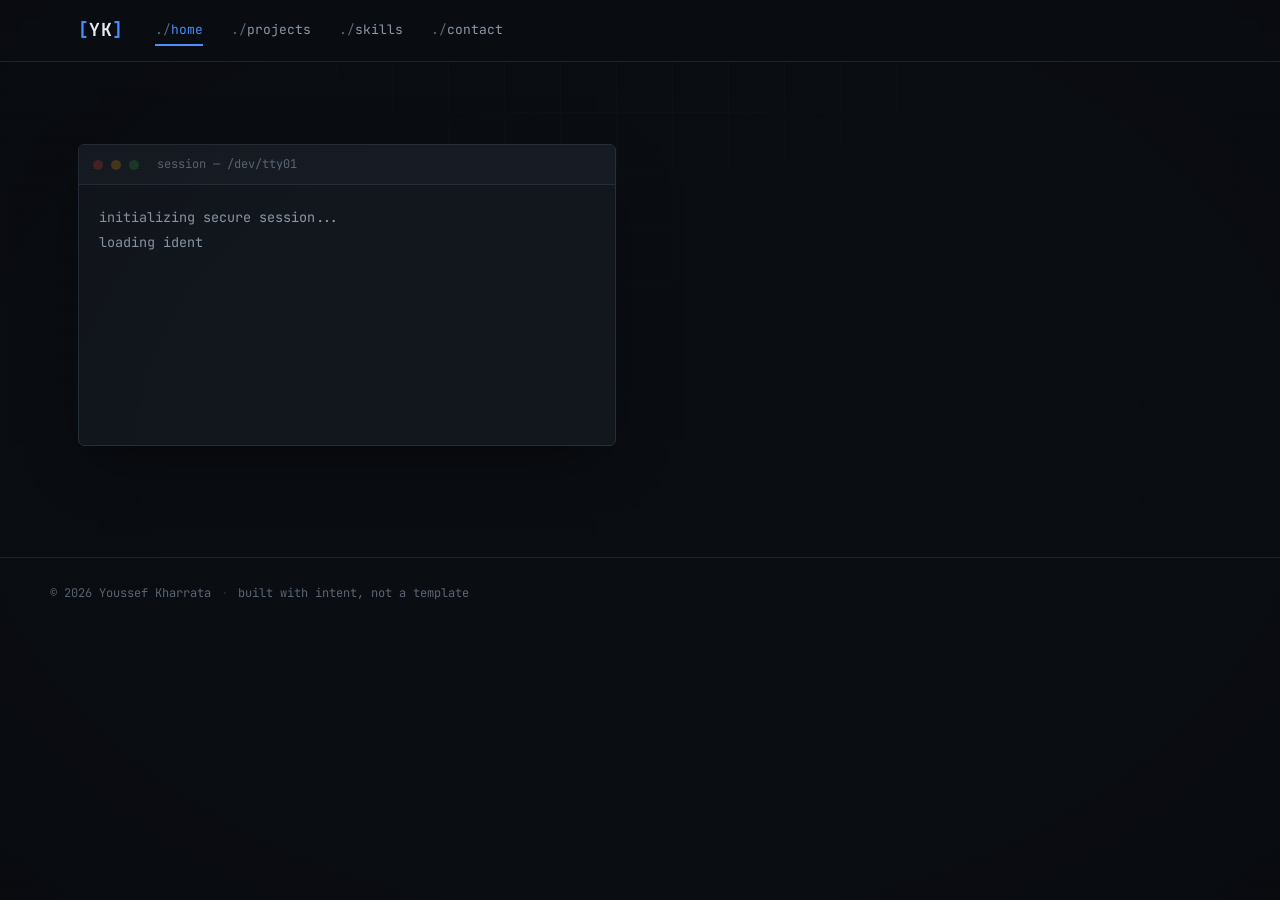
<file: index.html>
<!DOCTYPE html>
<html lang="en">
<head>
<meta charset="UTF-8">
<meta name="viewport" content="width=device-width, initial-scale=1.0">
<title>Youssef Kharrata — Security Engineer</title>
<meta name="description" content="Cybersecurity portfolio — penetration testing, security engineering, and research projects.">
<link rel="preconnect" href="https://fonts.googleapis.com">
<link rel="preconnect" href="https://fonts.gstatic.com" crossorigin>
<link href="https://fonts.googleapis.com/css2?family=JetBrains+Mono:wght@400;500;600;700&family=Inter:wght@400;500;600;700;800&display=swap" rel="stylesheet">
<link rel="stylesheet" href="styles.css">
<link rel="icon" type="image/svg+xml" href="favicon.svg">
<meta name="theme-color" content="#0A0D12">
<meta property="og:type" content="website">
<meta property="og:title" content="Youssef Kharrata — Security Engineer">
<meta property="og:description" content="Cybersecurity portfolio — penetration testing, security engineering, and research projects.">
<meta name="twitter:card" content="summary">
</head>
<body>

<div class="crt-overlay" aria-hidden="true"></div>

<!-- ============ NAV ============ -->
<header class="nav">
  <div class="nav-inner">
    <a class="nav-brand" href="index.html">
      <span class="brand-bracket">[</span>YK<span class="brand-bracket">]</span>
    </a>
    <nav class="nav-links">
      <a href="index.html" class="is-active">home</a>
      <a href="projects.html">projects</a>
      <a href="skills.html">skills</a>
      <a href="contact.html">contact</a>
    </nav>
    <button class="nav-toggle" id="navToggle" aria-label="Toggle menu" aria-expanded="false">
      <span></span><span></span><span></span>
    </button>
  </div>
</header>

<!-- ============ HERO ============ -->
<section class="hero">
  <div class="hero-inner">
    <div class="terminal" id="bootTerminal">
      <div class="terminal-bar">
        <span class="dot red"></span><span class="dot amber"></span><span class="dot green"></span>
        <span class="terminal-title">session — /dev/tty01</span>
      </div>
      <div class="terminal-body" id="terminalBody" aria-live="polite"></div>
    </div>

    <div class="hero-profile" id="heroProfile">
      <p class="eyebrow">// cybersecurity engineer</p>
      <h1 class="hero-name">Youssef Kharrata</h1>
      <p class="hero-tagline">Finding the gaps before someone else does. Offensive security, threat research, and building systems that hold up under pressure.</p>
      <div class="hero-actions">
        <a href="projects.html" class="btn btn-primary">View case files</a>
        <a href="contact.html" class="btn btn-ghost">Get in touch</a>
      </div>
      <div class="hero-meta">
        <span><span class="meta-label">based in</span> Casablanca, MA</span>
        <span class="meta-sep">/</span>
        <span><span class="meta-label">available</span> remote &amp; onsite</span>
      </div>
    </div>
  </div>
</section>

<footer class="footer">
  <div class="footer-inner">
    <span>© <span id="year"></span> Youssef Kharrata</span>
    <span class="footer-sep">·</span>
    <span>built with intent, not a template</span>
  </div>
</footer>

<script src="shared.js"></script>
<script src="shell.js"></script>
</body>
</html>
</file>
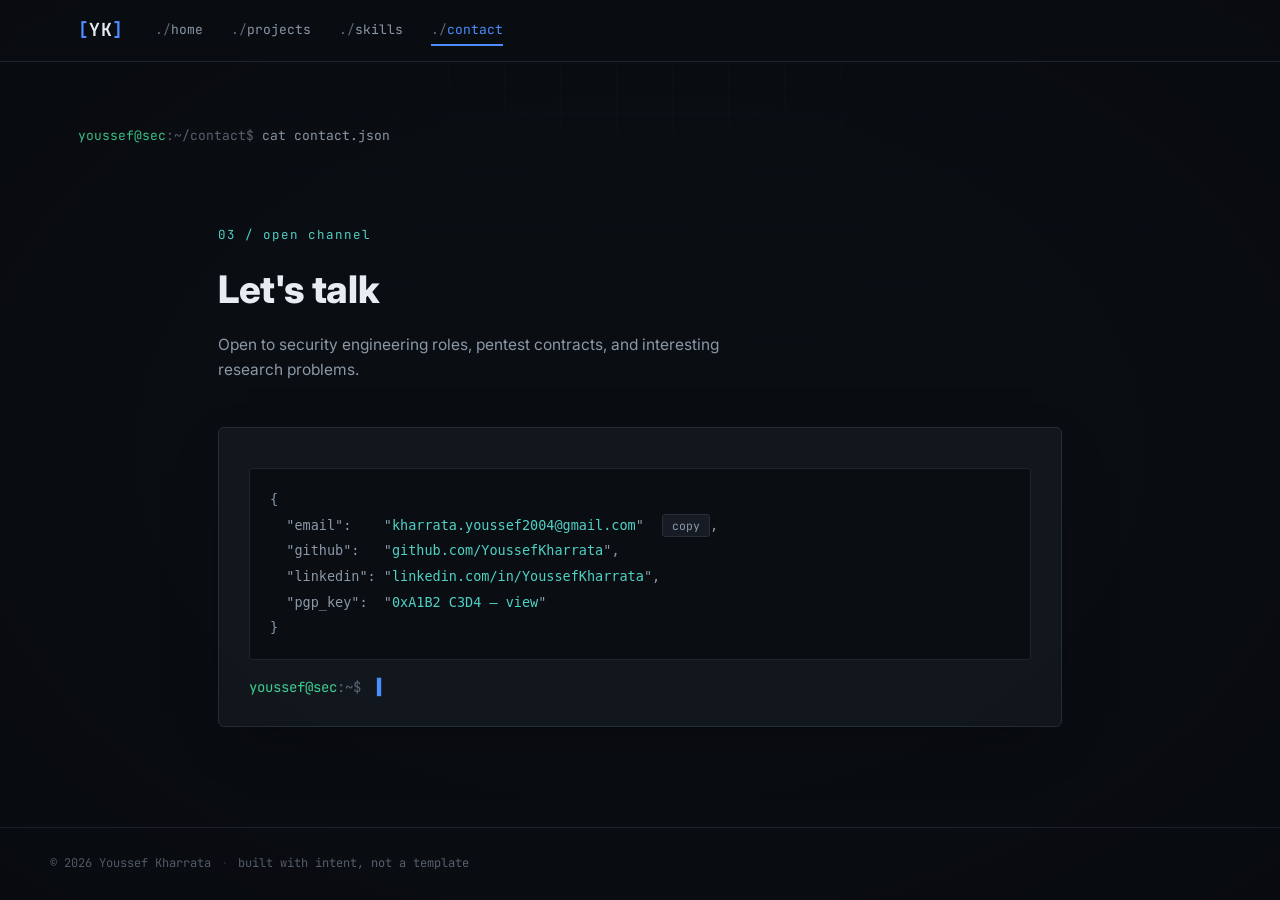
<file: contact.html>
<!DOCTYPE html>
<html lang="en">
<head>
<meta charset="UTF-8">
<meta name="viewport" content="width=device-width, initial-scale=1.0">
<title>Contact — Youssef Kharrata</title>
<meta name="description" content="Get in touch — email, GitHub, LinkedIn.">
<link rel="preconnect" href="https://fonts.googleapis.com">
<link rel="preconnect" href="https://fonts.gstatic.com" crossorigin>
<link href="https://fonts.googleapis.com/css2?family=JetBrains+Mono:wght@400;500;600;700&family=Inter:wght@400;500;600;700;800&display=swap" rel="stylesheet">
<link rel="stylesheet" href="styles.css">
<link rel="icon" type="image/svg+xml" href="favicon.svg">
<meta name="theme-color" content="#0A0D12">
<meta property="og:type" content="website">
<meta property="og:title" content="Contact — Jordan Reyes">
<meta property="og:description" content="Get in touch — email, GitHub, LinkedIn.">
<meta name="twitter:card" content="summary">
</head>
<body>

<div class="crt-overlay" aria-hidden="true"></div>

<header class="nav">
  <div class="nav-inner">
    <a class="nav-brand" href="index.html">
      <span class="brand-bracket">[</span>YK<span class="brand-bracket">]</span>
    </a>
    <nav class="nav-links">
      <a href="index.html">home</a>
      <a href="projects.html">projects</a>
      <a href="skills.html">skills</a>
      <a href="contact.html" class="is-active">contact</a>
    </nav>
    <button class="nav-toggle" id="navToggle" aria-label="Toggle menu" aria-expanded="false">
      <span></span><span></span><span></span>
    </button>
  </div>
</header>

<div class="page-header">
  <p class="page-path">youssef@sec<span class="path-sep">:~/contact$</span> <span class="path-cmd">cat contact.json</span></p>
</div>

<section class="section">
  <div class="section-inner contact-inner">
    <div class="section-head">
      <p class="section-kicker">03 / open channel</p>
      <h2 class="section-title">Let's talk</h2>
      <p class="section-desc">Open to security engineering roles, pentest contracts, and interesting research problems.</p>
    </div>

    <div class="contact-panel">
      <div class="contact-prompt">
        <pre class="contact-json">{
  "email":    "<a href="mailto:kharrata.youssef2004@gmail.com">kharrata.youssef2004@gmail.com</a>" <button class="copy-btn" data-copy="kharrata.youssef2004@gmail.com">copy</button>,
  "github":   "<a href="https://github.com/YoussefKharrata" target="_blank" rel="noopener">github.com/YoussefKharrata</a>",
  "linkedin": "<a href="https://www.linkedin.com/in/youssef-kharrata-696600331" target="_blank" rel="noopener">linkedin.com/in/YoussefKharrata</a>",
  "pgp_key":  "<a href="#" target="_blank" rel="noopener">0xA1B2 C3D4 — view</a>"
}</pre>
        <p class="cursor-line"><span class="prompt-user">youssef@sec</span><span class="prompt-sep">:~$</span> <span class="blink-cursor">▌</span></p>
      </div>
    </div>
  </div>
</section>

<footer class="footer">
  <div class="footer-inner">
    <span>© <span id="year"></span> Youssef Kharrata</span>
    <span class="footer-sep">·</span>
    <span>built with intent, not a template</span>
  </div>
</footer>

<script src="shared.js"></script>
<script src="contact.js"></script>
</body>
</html>
</file>
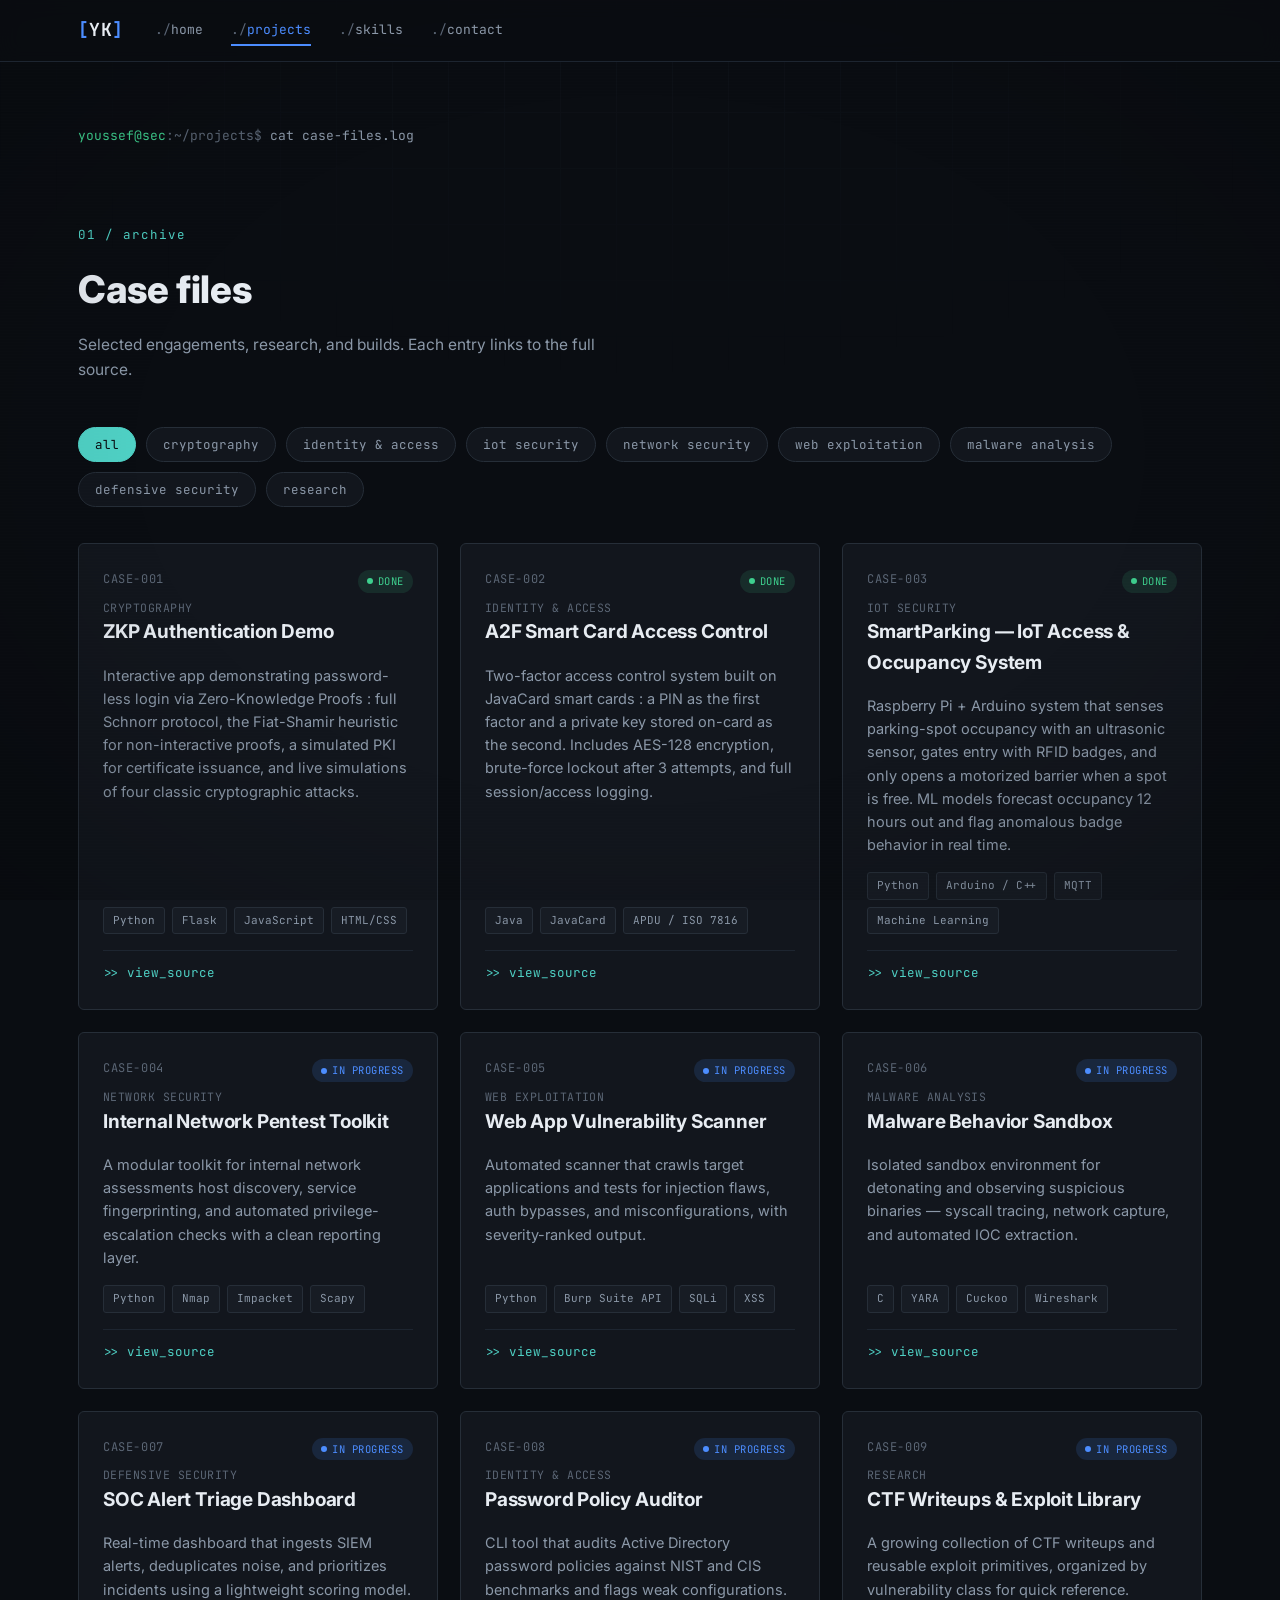
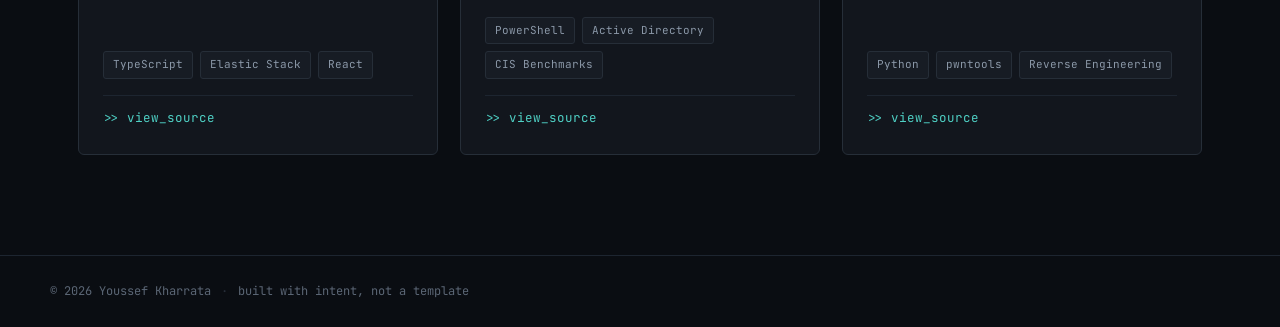
<file: projects.html>
<!DOCTYPE html>
<html lang="en">
<head>
<meta charset="UTF-8">
<meta name="viewport" content="width=device-width, initial-scale=1.0">
<title>Projects — Jordan Reyes</title>
<meta name="description" content="Case files: penetration testing tools, malware analysis, and security research projects.">
<link rel="preconnect" href="https://fonts.googleapis.com">
<link rel="preconnect" href="https://fonts.gstatic.com" crossorigin>
<link href="https://fonts.googleapis.com/css2?family=JetBrains+Mono:wght@400;500;600;700&family=Inter:wght@400;500;600;700;800&display=swap" rel="stylesheet">
<link rel="stylesheet" href="styles.css">
<link rel="icon" type="image/svg+xml" href="favicon.svg">
<meta name="theme-color" content="#0A0D12">
<meta property="og:type" content="website">
<meta property="og:title" content="Projects — Youssef Kharrata">
<meta property="og:description" content="Case files: penetration testing tools, malware analysis, and security research projects.">
<meta name="twitter:card" content="summary">
</head>
<body>

<div class="crt-overlay" aria-hidden="true"></div>

<header class="nav">
  <div class="nav-inner">
    <a class="nav-brand" href="index.html">
      <span class="brand-bracket">[</span>YK<span class="brand-bracket">]</span>
    </a>
    <nav class="nav-links">
      <a href="index.html">home</a>
      <a href="projects.html" class="is-active">projects</a>
      <a href="skills.html">skills</a>
      <a href="contact.html">contact</a>
    </nav>
    <button class="nav-toggle" id="navToggle" aria-label="Toggle menu" aria-expanded="false">
      <span></span><span></span><span></span>
    </button>
  </div>
</header>

<div class="page-header">
  <p class="page-path">youssef@sec<span class="path-sep">:~/projects$</span> <span class="path-cmd">cat case-files.log</span></p>
</div>

<section class="section">
  <div class="section-inner">
    <div class="section-head">
      <p class="section-kicker">01 / archive</p>
      <h2 class="section-title">Case files</h2>
      <p class="section-desc">Selected engagements, research, and builds. Each entry links to the full source.</p>
    </div>

    <div class="filter-row" id="filterRow" role="tablist" aria-label="Filter case files by category">
      <button class="filter-chip is-active" data-filter="all">all</button>
    </div>

    <div class="case-grid" id="caseGrid"></div>
  </div>
</section>

<footer class="footer">
  <div class="footer-inner">
    <span>© <span id="year"></span> Youssef Kharrata</span>
    <span class="footer-sep">·</span>
    <span>built with intent, not a template</span>
  </div>
</footer>

<script src="shared.js"></script>
<script src="projects.js"></script>
</body>
</html>
</file>
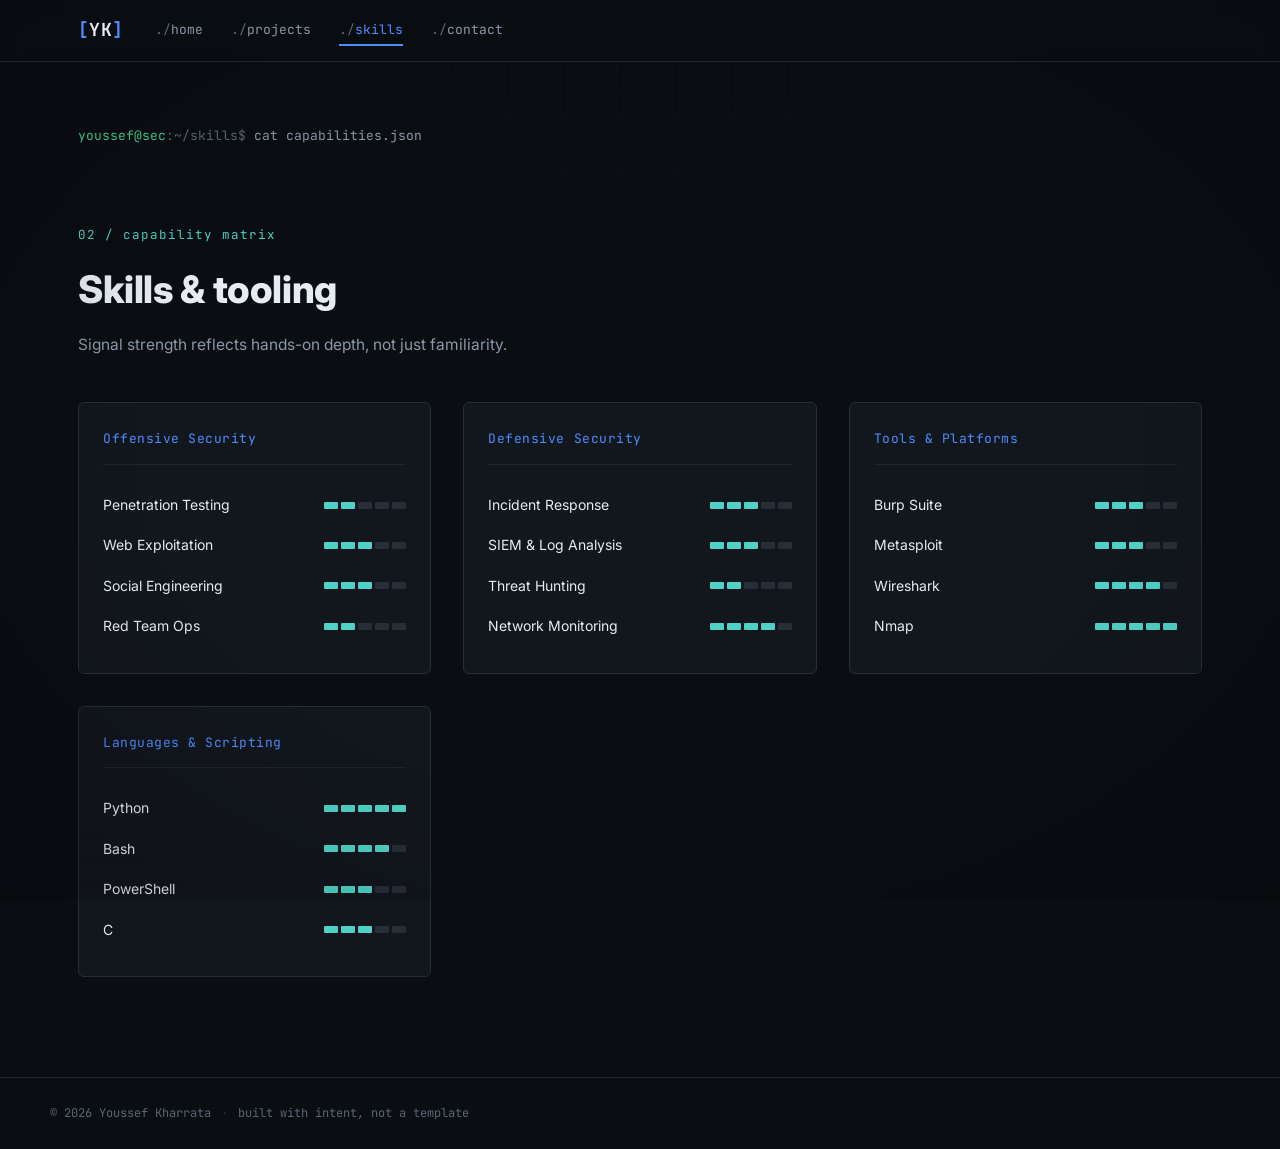
<file: skills.html>
<!DOCTYPE html>
<html lang="en">
<head>
<meta charset="UTF-8">
<meta name="viewport" content="width=device-width, initial-scale=1.0">
<title>Skills — Youssef Kharrata</title>
<meta name="description" content="Capability matrix: offensive security, defensive security, tools, and languages.">
<link rel="preconnect" href="https://fonts.googleapis.com">
<link rel="preconnect" href="https://fonts.gstatic.com" crossorigin>
<link href="https://fonts.googleapis.com/css2?family=JetBrains+Mono:wght@400;500;600;700&family=Inter:wght@400;500;600;700;800&display=swap" rel="stylesheet">
<link rel="stylesheet" href="styles.css">
<link rel="icon" type="image/svg+xml" href="favicon.svg">
<meta name="theme-color" content="#0A0D12">
<meta property="og:type" content="website">
<meta property="og:title" content="Skills — Youssef Kharrata">
<meta property="og:description" content="Capability matrix: offensive security, defensive security, tools, and languages.">
<meta name="twitter:card" content="summary">
</head>
<body>

<div class="crt-overlay" aria-hidden="true"></div>

<header class="nav">
  <div class="nav-inner">
    <a class="nav-brand" href="index.html">
      <span class="brand-bracket">[</span>YK<span class="brand-bracket">]</span>
    </a>
    <nav class="nav-links">
      <a href="index.html">home</a>
      <a href="projects.html">projects</a>
      <a href="skills.html" class="is-active">skills</a>
      <a href="contact.html">contact</a>
    </nav>
    <button class="nav-toggle" id="navToggle" aria-label="Toggle menu" aria-expanded="false">
      <span></span><span></span><span></span>
    </button>
  </div>
</header>

<div class="page-header">
  <p class="page-path">youssef@sec<span class="path-sep">:~/skills$</span> <span class="path-cmd">cat capabilities.json</span></p>
</div>

<section class="section">
  <div class="section-inner">
    <div class="section-head">
      <p class="section-kicker">02 / capability matrix</p>
      <h2 class="section-title">Skills &amp; tooling</h2>
      <p class="section-desc">Signal strength reflects hands-on depth, not just familiarity.</p>
    </div>

    <div class="skills-grid" id="skillsGrid"></div>
  </div>
</section>

<footer class="footer">
  <div class="footer-inner">
    <span>© <span id="year"></span> Youssef Kharrata</span>
    <span class="footer-sep">·</span>
    <span>built with intent, not a template</span>
  </div>
</footer>

<script src="shared.js"></script>
<script src="skills.js"></script>
</body>
</html>
</file>
<file: styles.css>
/* ==========================================================================
   DESIGN TOKENS
   ========================================================================== */
:root {
  /* color */
  --bg:            #0A0D12;
  --surface:       #12161D;
  --surface-2:     #171C24;
  --border:        #262E38;
  --border-soft:   #1D2530;
  --text:          #E7ECF2;
  --text-dim:      #8B98A8;
  --text-faint:    #5B6675;
  --blue:          #4C8DFF;
  --blue-dim:      #294A80;
  --cyan:          #4FD1C5;
  --cyan-dim:      #2B6B65;
  --red:           #E5484D;
  --green:         #3ECF8E;

  /* type */
  --font-mono: 'JetBrains Mono', ui-monospace, 'SF Mono', Menlo, monospace;
  --font-body: 'Inter', -apple-system, BlinkMacSystemFont, sans-serif;

  /* layout */
  --max-w: 1180px;
  --radius: 3px;
  --radius-lg: 6px;
}

/* ==========================================================================
   RESET & BASE
   ========================================================================== */
*, *::before, *::after { box-sizing: border-box; }
html { scroll-behavior: smooth; }
@media (prefers-reduced-motion: reduce) {
  html { scroll-behavior: auto; }
  *, *::before, *::after { animation-duration: 0.001ms !important; animation-iteration-count: 1 !important; transition-duration: 0.001ms !important; }
}

body {
  margin: 0;
  background: var(--bg);
  color: var(--text);
  font-family: var(--font-body);
  font-size: 16px;
  line-height: 1.6;
  -webkit-font-smoothing: antialiased;
  opacity: 0;
  transition: opacity 0.35s ease;
}
body.is-loaded { opacity: 1; }
@media (prefers-reduced-motion: reduce) {
  body { opacity: 1; transition: none; }
}

a { color: inherit; text-decoration: none; }
h1, h2, h3, p { margin: 0; }
button { font-family: inherit; cursor: pointer; }
img { max-width: 100%; display: block; }

::selection { background: var(--blue); color: #060B14; }

/* subtle base texture: faint grid */
body::before {
  content: "";
  position: fixed;
  inset: 0;
  z-index: 0;
  pointer-events: none;
  background-image:
    linear-gradient(var(--border-soft) 1px, transparent 1px),
    linear-gradient(90deg, var(--border-soft) 1px, transparent 1px);
  background-size: 56px 56px;
  opacity: 0.25;
  mask-image: radial-gradient(ellipse 80% 60% at 50% 0%, black 0%, transparent 70%);
}

/* CRT scanline + vignette overlay — quiet, ambient, not a gimmick */
.crt-overlay {
  position: fixed;
  inset: 0;
  z-index: 40;
  pointer-events: none;
  background:
    radial-gradient(ellipse at center, transparent 55%, rgba(0,0,0,0.35) 100%),
    repeating-linear-gradient(
      to bottom,
      rgba(255,255,255,0.012) 0px,
      rgba(255,255,255,0.012) 1px,
      transparent 1px,
      transparent 3px
    );
  opacity: 0.5;
}

/* ==========================================================================
   NAV
   ========================================================================== */
.nav {
  position: sticky;
  top: 0;
  z-index: 50;
  background: rgba(10, 13, 18, 0.82);
  backdrop-filter: blur(10px);
  border-bottom: 1px solid var(--border-soft);
}

.nav-inner {
  max-width: var(--max-w);
  margin: 0 auto;
  padding: 16px 28px;
  display: flex;
  align-items: center;
  gap: 32px;
}

.nav-brand {
  font-family: var(--font-mono);
  font-weight: 700;
  font-size: 18px;
  letter-spacing: 0.02em;
  color: var(--text);
}
.brand-bracket { color: var(--blue); }

.nav-links {
  display: flex;
  gap: 28px;
  margin-right: auto;
  font-family: var(--font-mono);
  font-size: 13px;
}
.nav-links a {
  color: var(--text-dim);
  position: relative;
  padding: 4px 0;
  transition: color 0.15s ease;
}
.nav-links a::before { content: "./"; color: var(--text-faint); }
.nav-links a:hover { color: var(--blue); }
.nav-links a.is-active { color: var(--blue); }
.nav-links a.is-active::after {
  content: "";
  position: absolute;
  left: 0; right: 0; bottom: -1px;
  height: 2px;
  background: var(--blue);
}

.nav-toggle { display: none; }

/* ==========================================================================
   HERO
   ========================================================================== */
.hero {
  position: relative;
  z-index: 1;
  max-width: var(--max-w);
  margin: 0 auto;
  padding: 72px 28px 100px;
  display: flex;
  flex-direction: column;
  gap: 56px;
}

.hero-inner {
  display: grid;
  grid-template-columns: 1fr 1fr;
  gap: 48px;
  align-items: center;
}

/* --- terminal --- */
.terminal {
  background: var(--surface);
  border: 1px solid var(--border);
  border-radius: var(--radius-lg);
  overflow: hidden;
  box-shadow: 0 20px 60px -20px rgba(0,0,0,0.6);
  display: flex;
  flex-direction: column;
}
.terminal-bar {
  display: flex;
  align-items: center;
  gap: 8px;
  padding: 10px 14px;
  background: var(--surface-2);
  border-bottom: 1px solid var(--border);
}
.dot { width: 10px; height: 10px; border-radius: 50%; }
.dot.red { background: #4a2325; }
.dot.amber { background: #4a3a1c; }
.dot.green { background: #1c3a2c; }
.terminal-title {
  margin-left: 10px;
  font-family: var(--font-mono);
  font-size: 12px;
  color: var(--text-faint);
}
.terminal-body {
  padding: 20px 20px 14px;
  font-family: var(--font-mono);
  font-size: 13.5px;
  line-height: 1.85;
  min-height: 260px;
  max-height: 380px;
  overflow-y: auto;
  color: var(--cyan);
  cursor: text;
}
.terminal-body .line { color: var(--text-dim); }
.terminal-body .line .ok { color: var(--green); }
.terminal-body .line .path { color: var(--blue); }
.terminal-body .line.echoed { color: var(--text); }
.terminal-body .line.echoed .prompt-tag { color: var(--green); }
.terminal-body .line.echoed .prompt-sep2 { color: var(--text-faint); }
.terminal-body .line.error { color: var(--red); }
.terminal-body .line.hint { color: var(--text-faint); }
.terminal-body .line a { color: var(--blue); text-decoration: underline; text-underline-offset: 2px; }

.term-cursor {
  display: inline-block;
  width: 8px;
  height: 15px;
  background: var(--blue);
  vertical-align: middle;
  margin-left: 2px;
  animation: blink 1s step-end infinite;
}
@keyframes blink { 50% { opacity: 0; } }

@keyframes pulse-dot {
  0%   { box-shadow: 0 0 0 0 rgba(76, 141, 255, 0.45); }
  70%  { box-shadow: 0 0 0 6px rgba(76, 141, 255, 0); }
  100% { box-shadow: 0 0 0 0 rgba(76, 141, 255, 0); }
}

/* live input row inside terminal */
.terminal-input-row {
  display: flex;
  align-items: center;
  gap: 8px;
  padding: 2px 0 4px;
}
.terminal-input-row .prompt-tag { color: var(--green); white-space: nowrap; }
.terminal-input-row .prompt-sep2 { color: var(--text-faint); white-space: nowrap; margin-right: 2px; }
.terminal-input {
  flex: 1;
  background: transparent;
  border: none;
  outline: none;
  color: var(--text);
  font-family: var(--font-mono);
  font-size: 13.5px;
  caret-color: var(--blue);
}
.terminal-input::placeholder { color: var(--text-faint); }

/* --- profile --- */
.hero-profile {
  opacity: 0;
  transform: translateY(10px);
  transition: opacity 0.6s ease, transform 0.6s ease;
}
.hero-profile.is-visible { opacity: 1; transform: translateY(0); }

.eyebrow {
  font-family: var(--font-mono);
  font-size: 13px;
  color: var(--blue);
  letter-spacing: 0.03em;
  margin-bottom: 14px;
}
.hero-name {
  font-family: var(--font-body);
  font-weight: 800;
  font-size: clamp(38px, 5vw, 56px);
  line-height: 1.05;
  letter-spacing: -0.02em;
  margin-bottom: 18px;
}
.hero-tagline {
  color: var(--text-dim);
  font-size: 17px;
  max-width: 46ch;
  margin-bottom: 30px;
}
.hero-actions {
  display: flex;
  gap: 14px;
  margin-bottom: 32px;
  flex-wrap: wrap;
}

.btn {
  font-family: var(--font-mono);
  font-size: 13.5px;
  font-weight: 500;
  padding: 12px 22px;
  border-radius: var(--radius);
  border: 1px solid transparent;
  display: inline-flex;
  align-items: center;
  gap: 8px;
  transition: all 0.15s ease;
}
.btn-primary {
  background: var(--blue);
  color: #060B14;
}
.btn-primary:hover { background: #6FA2FF; transform: translateY(-1px); }
.btn-ghost {
  border-color: var(--border);
  color: var(--text);
}
.btn-ghost:hover { border-color: var(--blue); color: var(--blue); }

.hero-meta {
  font-family: var(--font-mono);
  font-size: 12.5px;
  color: var(--text-faint);
  display: flex;
  gap: 10px;
  flex-wrap: wrap;
}
.meta-label { color: var(--text-faint); opacity: 0.7; margin-right: 4px; }
.meta-sep { color: var(--border); }

.hero-scroll-cue {
  align-self: center;
  display: flex;
  flex-direction: column;
  align-items: center;
  gap: 8px;
  font-family: var(--font-mono);
  font-size: 11px;
  color: var(--text-faint);
  letter-spacing: 0.1em;
}
.scroll-line {
  width: 1px;
  height: 34px;
  background: linear-gradient(to bottom, var(--text-faint), transparent);
  animation: scroll-cue 2s ease-in-out infinite;
}
@keyframes scroll-cue {
  0%, 100% { opacity: 0.3; }
  50% { opacity: 1; }
}

/* ==========================================================================
   PAGE HEADER (used on projects / skills / contact pages)
   ========================================================================== */
.page-header {
  position: relative;
  z-index: 1;
  max-width: var(--max-w);
  margin: 0 auto;
  padding: 64px 28px 0;
}
.page-path {
  font-family: var(--font-mono);
  font-size: 13px;
  color: var(--green);
  margin-bottom: 18px;
}
.page-path .path-sep { color: var(--text-faint); }
.page-path .path-cmd { color: var(--text-dim); }

/* ==========================================================================
   SECTIONS (shared)
   ========================================================================== */
.section {
  position: relative;
  z-index: 1;
  padding: 60px 0 100px;
  border-top: 1px solid var(--border-soft);
}
.section-alt { background: linear-gradient(180deg, transparent, rgba(255,255,255,0.012) 8%, rgba(255,255,255,0.012) 92%, transparent); }
.section-inner {
  max-width: var(--max-w);
  margin: 0 auto;
  padding: 0 28px;
}
.section-head { max-width: 640px; margin-bottom: 44px; }
.section-kicker {
  font-family: var(--font-mono);
  font-size: 12.5px;
  color: var(--cyan);
  letter-spacing: 0.08em;
  margin-bottom: 14px;
}
.section-title {
  font-weight: 800;
  font-size: clamp(28px, 3.4vw, 38px);
  letter-spacing: -0.01em;
  margin-bottom: 14px;
}
.section-desc { color: var(--text-dim); font-size: 15.5px; max-width: 52ch; }

/* first section on inner pages has no top border since page-header sits above it */
.page-header + .section { border-top: none; }

/* ==========================================================================
   PROJECTS — case files
   ========================================================================== */
.filter-row {
  display: flex;
  flex-wrap: wrap;
  gap: 10px;
  margin-bottom: 36px;
}
.filter-chip {
  font-family: var(--font-mono);
  font-size: 12.5px;
  color: var(--text-dim);
  background: var(--surface);
  border: 1px solid var(--border);
  padding: 8px 16px;
  border-radius: 999px;
  transition: all 0.15s ease;
}
.filter-chip:hover { color: var(--text); border-color: var(--text-faint); }
.filter-chip.is-active {
  color: var(--bg);
  background: var(--cyan);
  border-color: var(--cyan);
}

.case-grid {
  display: grid;
  grid-template-columns: repeat(auto-fill, minmax(320px, 1fr));
  gap: 22px;
}

.case-card {
  position: relative;
  background: var(--surface);
  border: 1px solid var(--border);
  border-radius: var(--radius-lg);
  padding: 26px 24px;
  display: flex;
  flex-direction: column;
  gap: 16px;
  transition: border-color 0.2s ease, transform 0.2s ease;
}
.case-card:hover { border-color: var(--blue-dim); transform: translateY(-3px); }

/* bracket-corner accent, appears on hover — targeting/scan motif */
.case-card::before, .case-card::after {
  content: "";
  position: absolute;
  width: 16px; height: 16px;
  border: 2px solid var(--blue);
  opacity: 0;
  transition: opacity 0.2s ease;
}
.case-card::before { top: -1px; left: -1px; border-right: none; border-bottom: none; }
.case-card::after { bottom: -1px; right: -1px; border-left: none; border-top: none; }
.case-card:hover::before, .case-card:hover::after { opacity: 1; }

.case-top {
  display: flex;
  justify-content: space-between;
  align-items: flex-start;
  gap: 12px;
}
.case-id {
  font-family: var(--font-mono);
  font-size: 12px;
  color: var(--text-faint);
  letter-spacing: 0.05em;
}
.case-status {
  font-family: var(--font-mono);
  font-size: 10.5px;
  padding: 3px 9px;
  border-radius: 999px;
  text-transform: uppercase;
  letter-spacing: 0.05em;
  white-space: nowrap;
  display: inline-flex;
  align-items: center;
  gap: 5px;
}
.case-status::before {
  content: "";
  width: 6px;
  height: 6px;
  border-radius: 50%;
}
.status-done { background: rgba(62,207,142,0.12); color: var(--green); }
.status-done::before { background: var(--green); }
.status-in-progress { background: rgba(76,141,255,0.14); color: var(--blue); }
.status-in-progress::before { background: var(--blue); animation: pulse-dot 2.2s ease-out infinite; }

.case-title { font-size: 19px; font-weight: 700; letter-spacing: -0.01em; }
.case-category {
  font-family: var(--font-mono);
  font-size: 11.5px;
  color: var(--text-faint);
  text-transform: uppercase;
  letter-spacing: 0.04em;
  margin-top: -10px;
}
.case-desc { color: var(--text-dim); font-size: 14.5px; flex: 1; }

.case-stack {
  display: flex;
  flex-wrap: wrap;
  gap: 7px;
}
.stack-tag {
  font-family: var(--font-mono);
  font-size: 11px;
  color: var(--text-dim);
  background: var(--surface-2);
  border: 1px solid var(--border);
  padding: 4px 9px;
  border-radius: var(--radius);
}

.case-links {
  display: flex;
  gap: 16px;
  padding-top: 12px;
  border-top: 1px solid var(--border-soft);
  font-family: var(--font-mono);
  font-size: 12.5px;
}
.case-links a { color: var(--cyan); transition: color 0.15s ease; }
.case-links a:hover { color: var(--blue); }
.case-links a.is-disabled { color: var(--text-faint); pointer-events: none; }

.case-empty {
  grid-column: 1 / -1;
  text-align: center;
  padding: 60px 20px;
  color: var(--text-faint);
  font-family: var(--font-mono);
  font-size: 13.5px;
}

/* ==========================================================================
   SKILLS — capability matrix
   ========================================================================== */
.skills-grid {
  display: grid;
  grid-template-columns: repeat(auto-fit, minmax(280px, 1fr));
  gap: 32px;
}

.skill-group {
  background: var(--surface);
  border: 1px solid var(--border);
  border-radius: var(--radius-lg);
  padding: 26px 24px;
}
.skill-group-title {
  font-family: var(--font-mono);
  font-size: 13px;
  color: var(--blue);
  letter-spacing: 0.04em;
  margin-bottom: 20px;
  padding-bottom: 14px;
  border-bottom: 1px solid var(--border-soft);
}

.skill-row {
  display: flex;
  align-items: center;
  justify-content: space-between;
  gap: 14px;
  padding: 9px 0;
}
.skill-name { font-size: 14px; color: var(--text); }
.skill-bars { display: flex; gap: 3px; }
.skill-bar {
  width: 14px; height: 7px;
  background: var(--border);
  border-radius: 1px;
}
.skill-bar.is-filled { background: var(--cyan); }

/* ==========================================================================
   CONTACT
   ========================================================================== */
.contact-inner { max-width: 900px; }
.contact-panel {
  background: var(--surface);
  border: 1px solid var(--border);
  border-radius: var(--radius-lg);
  padding: 30px 30px 26px;
  box-shadow: 0 20px 60px -30px rgba(0,0,0,0.6);
}
.contact-prompt {
  font-family: var(--font-mono);
  font-size: 14px;
  line-height: 1.9;
}
.prompt-user { color: var(--green); }
.prompt-sep { color: var(--text-faint); margin-right: 8px; }
.contact-json {
  margin: 10px 0 14px;
  padding: 18px 20px;
  background: var(--bg);
  border: 1px solid var(--border-soft);
  border-radius: var(--radius);
  color: var(--text-dim);
  font-size: 13.5px;
  overflow-x: auto;
  white-space: pre;
}
.contact-json a { color: var(--cyan); }
.contact-json a:hover { color: var(--blue); }
.blink-cursor { color: var(--blue); animation: blink 1s step-end infinite; }
.cursor-line { margin-top: 4px; }

.copy-btn {
  background: var(--surface-2);
  border: 1px solid var(--border);
  color: var(--text-dim);
  font-family: var(--font-mono);
  font-size: 11.5px;
  padding: 3px 9px;
  border-radius: var(--radius);
  margin-left: 10px;
  transition: all 0.15s ease;
}
.copy-btn:hover { color: var(--blue); border-color: var(--blue-dim); }

/* ==========================================================================
   FOOTER
   ========================================================================== */
.footer {
  border-top: 1px solid var(--border-soft);
  padding: 26px 28px;
}
.footer-inner {
  max-width: var(--max-w);
  margin: 0 auto;
  font-family: var(--font-mono);
  font-size: 12px;
  color: var(--text-faint);
  display: flex;
  gap: 10px;
  flex-wrap: wrap;
}
.footer-sep { color: var(--border); }

/* keyboard focus visibility */
a:focus-visible, button:focus-visible {
  outline: 2px solid var(--blue);
  outline-offset: 2px;
}

/* ==========================================================================
   RESPONSIVE
   ========================================================================== */
@media (max-width: 860px) {
  .hero-inner { grid-template-columns: 1fr; }
  .nav-links { position: fixed; top: 61px; left: 0; right: 0; background: var(--bg); border-bottom: 1px solid var(--border); flex-direction: column; gap: 0; padding: 8px 0; transform: translateY(-8px); opacity: 0; pointer-events: none; transition: all 0.2s ease; }
  .nav-links.is-open { transform: translateY(0); opacity: 1; pointer-events: auto; }
  .nav-links a { padding: 14px 28px; }
  .nav-toggle {
    display: flex;
    flex-direction: column;
    gap: 5px;
    background: none;
    border: none;
    padding: 6px;
  }
  .nav-toggle span { width: 20px; height: 2px; background: var(--text); }
}

@media (max-width: 520px) {
  .hero { padding: 48px 20px 70px; }
  .page-header { padding: 48px 20px 0; }
  .section { padding: 44px 0 70px; }
  .section-inner { padding: 0 20px; }
  .hero-actions { flex-direction: column; }
  .btn { justify-content: center; }
}
</file>
